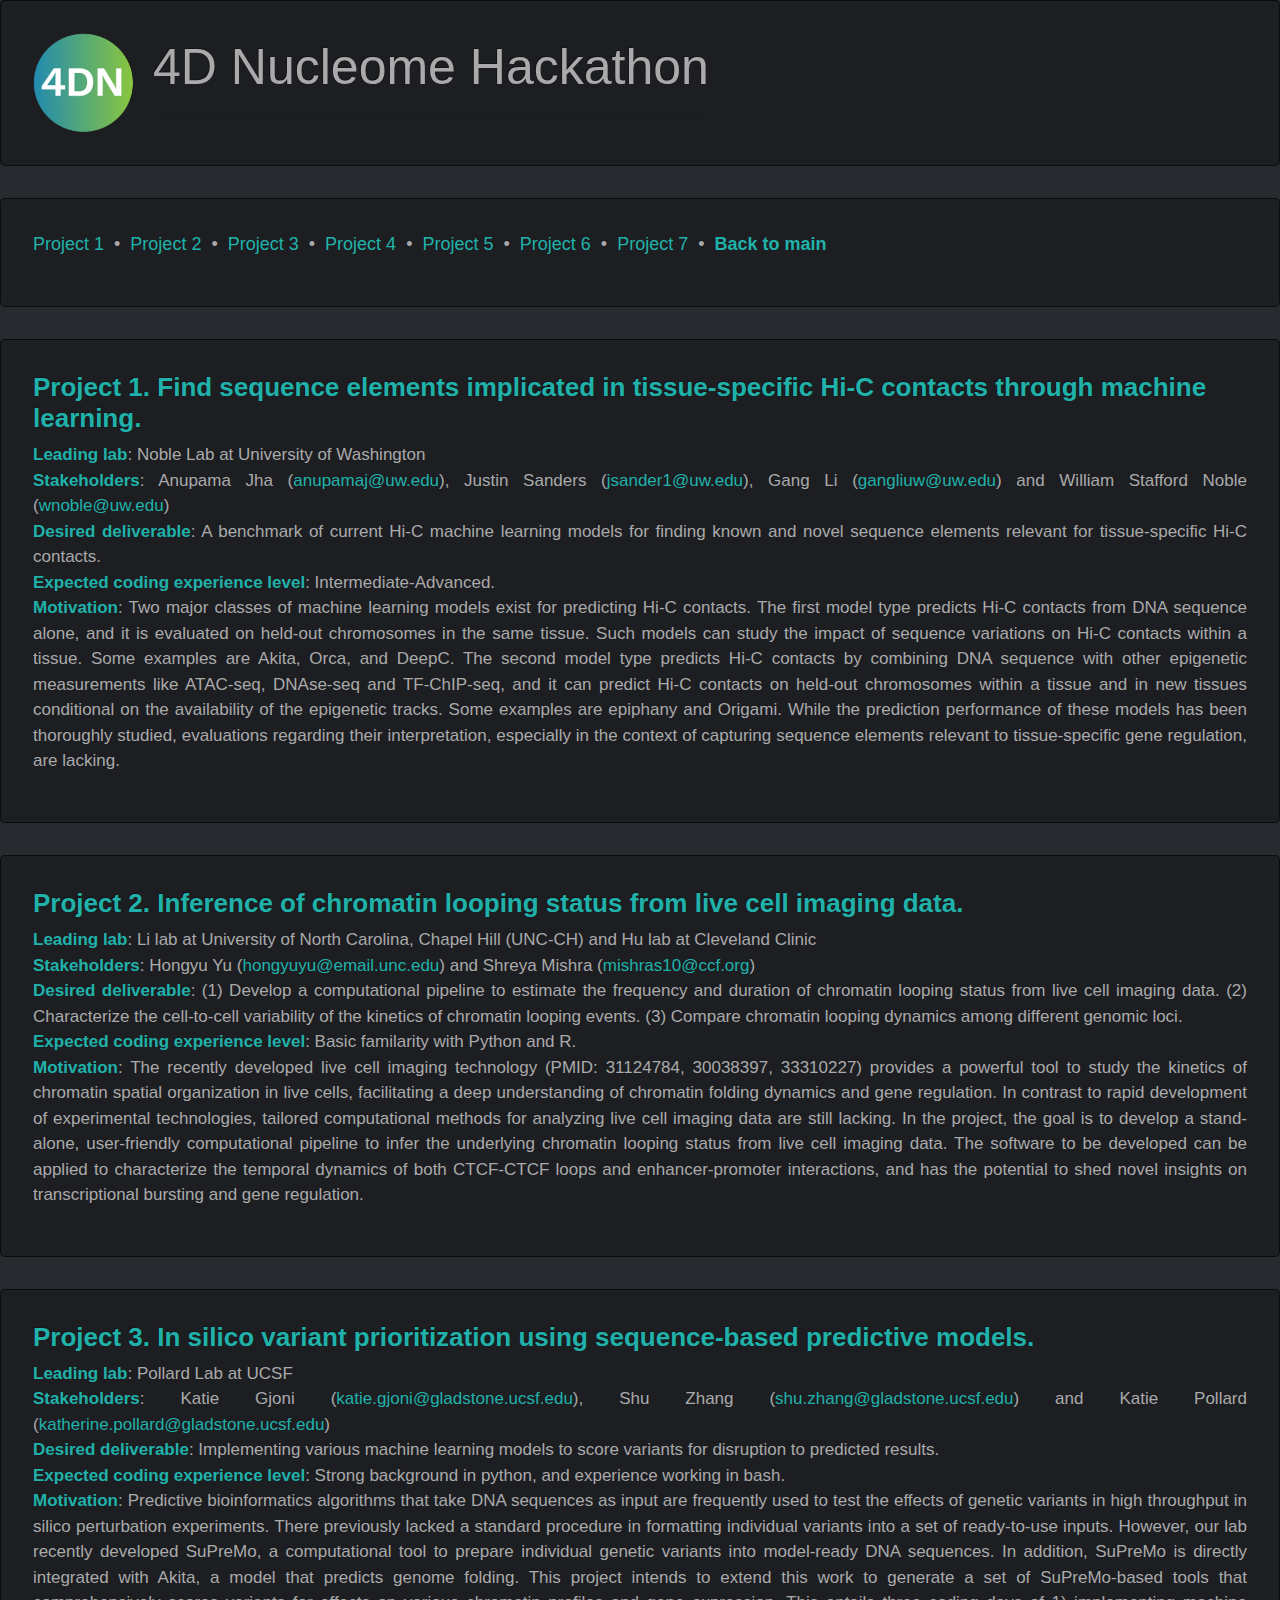
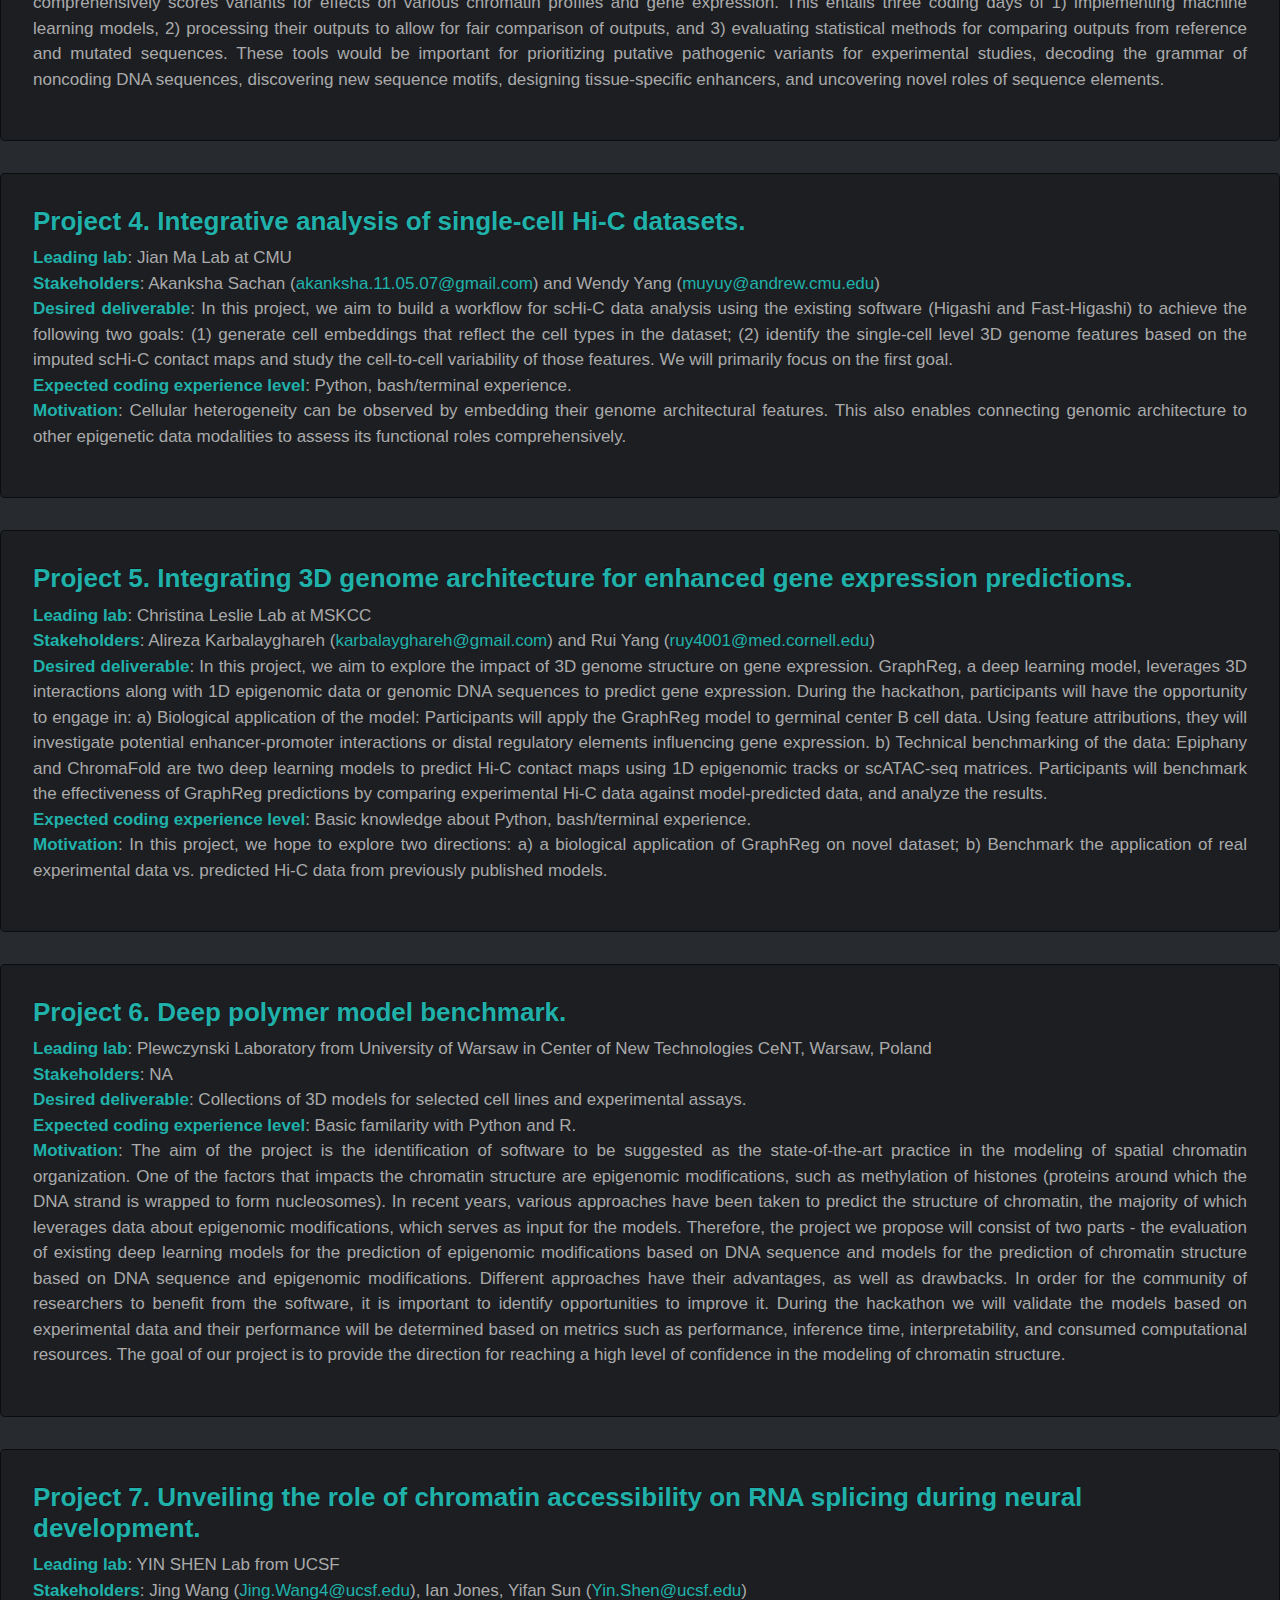
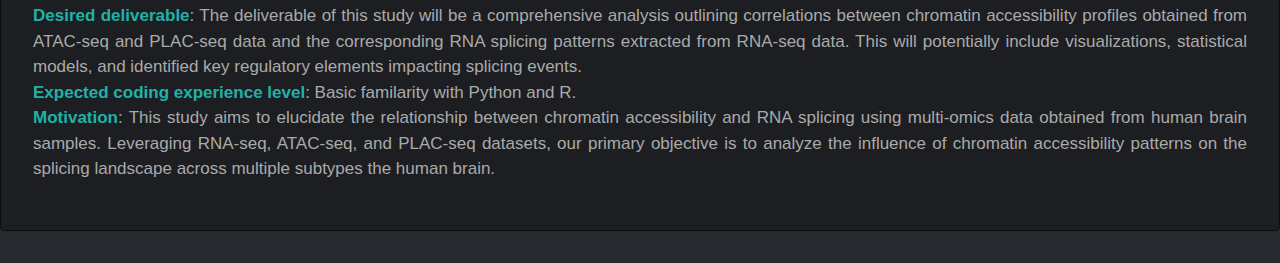
<file: project_proposal.html>
<!DOCTYPE html>

<html lang="en">
    <head>
        
        <link rel="stylesheet" type="text/css" href="templates/slate.css">
            <meta http-equiv="CONTENT-TYPE" content="text/html; charset=UTF-8">
                <meta http-equiv="X-UA-Compatible" content="IE=edge">
                    <meta name="viewport" content="initial-scale=1, width=device-width">
                        <meta content="4DNucleome Hackathon" name="description">
                            <meta content="Projects" name="author">
                                
                                <!-- Global site tag (gtag.js) - Google Analytics -->
                                <script async src="https://www.googletagmanager.com/gtag/js?id=UA-169392828-1"></script>
                                <script>
                                    window.dataLayer = window.dataLayer || [];
                                    function gtag(){dataLayer.push(arguments);}
                                    gtag('js', new Date());
                                    gtag('config', 'UA-169392828-1');
                                </script>
                                    
                                <title>4D Nucleome Hackathon</title>
                                <style>
                                    a:unvisited {color: lightseagreen;}
                                    a:visited {color: lightseagreen;}
                                    a:link {color: lightseagreen;}
                                    a:hover {color: white;}
                                    b {color: lightseagreen;}
                                    body {font-family: 'Book Antiqua', Palatino, serif';font-size: 25px;}
                                </style>
                                <div class="jumbotron" style="display: flex; align-items: center;">
                                    <img src="4dn_logo_raster.png" style="border-radius: 50%; height: 100px; margin-right: 20px;">
                                    <div>
                                        <h1 style="font-size: 50px; margin: 0;">4D Nucleome Hackathon</h1>
                                        <hr>
                                    </div>
                                </div>
                                <div class="jumbotron">
                                <p style="font-size:18px", align="justify">
                                <a href="#Project 1">Project 1</a> &nbsp;&bull;&nbsp
                                <a href="#Project 2">Project 2</a> &nbsp;&bull;&nbsp
                                <a href="#Project 3">Project 3</a> &nbsp;&bull;&nbsp
                                <a href="#Project 4">Project 4</a> &nbsp;&bull;&nbsp
                                <a href="#Project 5">Project 5</a> &nbsp;&bull;&nbsp
                                <a href="#Project 6">Project 6</a> &nbsp;&bull;&nbsp
                                <a href="#Project 7">Project 7</a> &nbsp;&bull;&nbsp
                                <a href="index.html" target="_self" class="aaastandout"><b>Back to main</b></a>
                                </p>
                                </div>
                                

    
    </head>
                                        
    <body role="document" style='font="Book Antiqua', Palatino, serif"'>
        
        <a name="Project 1" id="Project 1"><div class="jumbotron" name="Project 1" id="Project 1"><a></a>
                
                <div class="page-header">
                <h2 style="font-size:26px"><b>Project 1. Find sequence elements implicated in tissue-specific Hi-C contacts through machine learning.</b></h2>
                                                            
                <p style="font-size:17px", align="justify">
                    <b>Leading lab</b>: Noble Lab at University of Washington <br>
                    <b>Stakeholders</b>: Anupama Jha (<a href = "mailto: anupamaj@uw.edu">anupamaj@uw.edu</a>), Justin Sanders (<a href = "mailto: jsander1@uw.edu">jsander1@uw.edu</a>), Gang Li (<a href = "mailto: gangliuw@uw.edu">gangliuw@uw.edu</a>) and William Stafford Noble (<a href = "mailto: wnoble@uw.edu">wnoble@uw.edu</a>) <br>
                    <b>Desired deliverable</b>:  A benchmark of current Hi-C machine learning models for finding known and novel sequence elements relevant for tissue-specific Hi-C contacts. <br>
                    <b>Expected coding experience level</b>: Intermediate-Advanced. <br>
                    <b>Motivation</b>: Two major classes of machine learning models exist for predicting Hi-C contacts.
The first model type predicts Hi-C contacts from DNA sequence alone, and it is evaluated on
held-out chromosomes in the same tissue. Such models can study the impact of sequence
variations on Hi-C contacts within a tissue. Some examples are Akita, Orca, and DeepC. The
second model type predicts Hi-C contacts by combining DNA sequence with other epigenetic
measurements like ATAC-seq, DNAse-seq and TF-ChIP-seq, and it can predict Hi-C contacts
on held-out chromosomes within a tissue and in new tissues conditional on the availability of the
epigenetic tracks. Some examples are epiphany and Origami. While the prediction performance
of these models has been thoroughly studied, evaluations regarding their interpretation,
especially in the context of capturing sequence elements relevant to tissue-specific gene
regulation, are lacking. <br>
                </p>
                
        </div></div></a>

        <a name="Project 2" id="Project 2"><div class="jumbotron" name="Project 2" id="Project 2"><a></a>
                
                <div class="page-header">
                <h2 style="font-size:26px"><b>Project 2. Inference of chromatin looping status from live cell imaging data. </b></h2>
                                                            
                <p style="font-size:17px", align="justify">
                    <b>Leading lab</b>: Li lab at University of North Carolina, Chapel Hill (UNC-CH) and Hu lab at Cleveland Clinic <br>
                    <b>Stakeholders</b>: Hongyu Yu (<a href = "mailto: hongyuyu@email.unc.edu">hongyuyu@email.unc.edu</a>) and Shreya Mishra (<a href = "mailto: mishras10@ccf.org">mishras10@ccf.org</a>) <br>
                    <b>Desired deliverable</b>:  (1) Develop a computational pipeline to estimate the frequency and duration of chromatin looping status from live cell imaging data. (2) Characterize the cell-to-cell variability of the kinetics of chromatin looping events. (3) Compare chromatin looping dynamics among different genomic loci. <br>
                    <b>Expected coding experience level</b>: Basic familarity with Python and R. <br>
                    <b>Motivation</b>: The recently developed live cell imaging technology (PMID: 31124784, 30038397, 33310227) provides a powerful tool to study the kinetics of chromatin spatial organization in live cells, facilitating a deep understanding of chromatin folding dynamics and gene regulation. In contrast to rapid development of experimental technologies, tailored computational methods for analyzing live cell imaging data are still lacking. In the project, the goal is to develop a stand-alone, user-friendly computational pipeline to infer the underlying chromatin looping status from live cell imaging data. The software to be developed can be applied to characterize the temporal dynamics of both CTCF-CTCF loops and enhancer-promoter interactions, and has the potential to shed novel insights on transcriptional bursting and gene regulation.<br>
                </p>
                
        </div></div></a>

    <a name="Project 3" id="Project 3"><div class="jumbotron" name="Project 3" id="Project 3"><a></a>
            
            <div class="page-header">
            <h2 style="font-size:26px"><b>Project 3. In silico variant prioritization using sequence-based predictive models. </b></h2>
                                                        
            <p style="font-size:17px", align="justify">
                <b>Leading lab</b>: Pollard Lab at UCSF <br>
                <b>Stakeholders</b>: Katie Gjoni (<a href = "mailto: katie.gjoni@gladstone.ucsf.edu">katie.gjoni@gladstone.ucsf.edu</a>), Shu Zhang (<a href = "mailto: shu.zhang@gladstone.ucsf.edu">shu.zhang@gladstone.ucsf.edu</a>) and Katie Pollard (<a href = "mailto: katherine.pollard@gladstone.ucsf.edu">katherine.pollard@gladstone.ucsf.edu</a>) <br>
                <b>Desired deliverable</b>: Implementing various machine learning models to score variants for disruption to predicted results. <br>
                <b>Expected coding experience level</b>: Strong background in python, and experience working in bash. <br>
                <b>Motivation</b>: Predictive bioinformatics algorithms that take DNA sequences as input are frequently used to
test the effects of genetic variants in high throughput in silico perturbation experiments. There
previously lacked a standard procedure in formatting individual variants into a set of
ready-to-use inputs. However, our lab recently developed SuPreMo, a computational tool to
prepare individual genetic variants into model-ready DNA sequences. In addition, SuPreMo is
directly integrated with Akita, a model that predicts genome folding. This project intends to
extend this work to generate a set of SuPreMo-based tools that comprehensively scores
variants for effects on various chromatin profiles and gene expression. This entails three coding
days of 1) implementing machine learning models, 2) processing their outputs to allow for fair
comparison of outputs, and 3) evaluating statistical methods for comparing outputs from
reference and mutated sequences. These tools would be important for prioritizing putative
pathogenic variants for experimental studies, decoding the grammar of noncoding DNA
sequences, discovering new sequence motifs, designing tissue-specific enhancers, and
uncovering novel roles of sequence elements.<br>
            </p>
            
    </div></div></a>

    <a name="Project 4" id="Project 4"><div class="jumbotron" name="Project 4" id="Project 4"><a></a>
            
            <div class="page-header">
            <h2 style="font-size:26px"><b>Project 4. Integrative analysis of single-cell Hi-C datasets. </b></h2>
                                                        
            <p style="font-size:17px", align="justify">
                <b>Leading lab</b>: Jian Ma Lab at CMU <br>
                <b>Stakeholders</b>: Akanksha Sachan (<a href = "mailto: akanksha.11.05.07@gmail.com">akanksha.11.05.07@gmail.com</a>) and Wendy Yang (<a href = "mailto: muyuy@andrew.cmu.edu">muyuy@andrew.cmu.edu</a>) <br>
                <b>Desired deliverable</b>: In this project, we aim to build a workflow for scHi-C data analysis using the
existing software (Higashi and Fast-Higashi) to achieve the following two goals: (1)
generate cell embeddings that reflect the cell types in the dataset; (2) identify the
single-cell level 3D genome features based on the imputed scHi-C contact maps and
study the cell-to-cell variability of those features. We will primarily focus on the first goal. <br>
                <b>Expected coding experience level</b>: Python, bash/terminal experience. <br>
                <b>Motivation</b>: Cellular heterogeneity can be observed by embedding their genome architectural
features. This also enables connecting genomic architecture to other epigenetic data
modalities to assess its functional roles comprehensively. <br>
            </p>
            
    </div></div></a>

    <a name="Project 5" id="Project 5"><div class="jumbotron" name="Project 5" id="Project 5"><a></a>
            
            <div class="page-header">
            <h2 style="font-size:26px"><b>Project 5.  Integrating 3D genome architecture for enhanced gene expression predictions. </b></h2>
                                                        
            <p style="font-size:17px", align="justify">
                <b>Leading lab</b>: Christina Leslie Lab at MSKCC <br>
                <b>Stakeholders</b>: Alireza Karbalayghareh (<a href = "mailto: karbalayghareh@gmail.com">karbalayghareh@gmail.com</a>) and Rui Yang (<a href = "mailto: ruy4001@med.cornell.edu">ruy4001@med.cornell.edu</a>) <br>
                <b>Desired deliverable</b>: In this project, we aim to explore the impact of 3D genome structure on gene expression. GraphReg, a deep learning model, leverages 3D interactions along with 1D epigenomic data or genomic DNA sequences to predict gene expression. During the hackathon, participants will have the opportunity to engage in: 
a) Biological application of the model: Participants will apply the GraphReg model to germinal center B cell data. Using feature attributions, they will investigate potential enhancer-promoter interactions or distal regulatory elements influencing gene expression. 
b) Technical benchmarking of the data: Epiphany and ChromaFold are two deep learning models to predict Hi-C contact maps using 1D epigenomic tracks or scATAC-seq matrices. Participants will benchmark the effectiveness of GraphReg predictions by comparing experimental Hi-C data against model-predicted data, and analyze the results.
<br>
                <b>Expected coding experience level</b>: Basic knowledge about Python, bash/terminal experience. <br>
                <b>Motivation</b>: In this project, we hope to explore two directions: a) a biological application of GraphReg on novel dataset; b) Benchmark the application of real experimental data vs. predicted Hi-C data from previously published models.  <br>
            </p>
            
    </div></div></a>

        <a name="Project 6" id="Project 6"><div class="jumbotron" name="Project 6" id="Project 6"><a></a>

        <div class="page-header">
        <h2 style="font-size:26px"><b>Project 6. Deep polymer model benchmark. </b></h2>
                                                    
        <p style="font-size:17px", align="justify">
            <b>Leading lab</b>: Plewczynski Laboratory from University of Warsaw in Center of New Technologies CeNT, Warsaw, Poland <br>
            <b>Stakeholders</b>: NA <br>
            <b>Desired deliverable</b>: Collections of 3D models for selected cell lines and experimental assays. <br>
            <b>Expected coding experience level</b>: Basic familarity with Python and R. <br>
            <b>Motivation</b>: The aim of the project is the identification of software to be suggested as the state-of-the-art practice in the modeling of spatial chromatin organization. One of the factors that impacts the chromatin structure are epigenomic modifications, such as methylation of histones (proteins around which the DNA strand is wrapped to form nucleosomes). In recent years, various approaches have been taken to predict the structure of chromatin, the majority of which leverages data about epigenomic modifications, which serves as input for the models. Therefore, the project we propose will consist of two parts - the evaluation of existing deep learning models for the prediction of epigenomic modifications based on DNA sequence and models for the prediction of chromatin structure based on DNA sequence and epigenomic modifications. Different approaches have their advantages, as well as drawbacks. In order for the community of researchers to benefit from the software, it is important to identify opportunities to improve it. During the hackathon we will validate the models based on experimental data and their performance will be determined based on metrics such as performance, inference time, interpretability, and consumed computational resources. The goal of our project is to provide the direction for reaching a high level of confidence in the modeling of chromatin structure.<br>
        </p>

        </div></div></a>

        <a name="Project 7" id="Project 7"><div class="jumbotron" name="Project 7" id="Project 7"><a></a>
        
        <div class="page-header">
        <h2 style="font-size:26px"><b>Project 7. Unveiling the role of chromatin accessibility on RNA splicing during neural development. </b></h2>
                                                    
        <p style="font-size:17px", align="justify">
            <b>Leading lab</b>: YIN SHEN Lab from UCSF <br>
            <b>Stakeholders</b>: Jing Wang (<a href = "mailto: Jing.Wang4@ucsf.edu">Jing.Wang4@ucsf.edu</a>), Ian Jones, Yifan Sun (<a href = "mailto: Yin.Shen@ucsf.edu">Yin.Shen@ucsf.edu</a>) <br>
            <b>Desired deliverable</b>:  The deliverable of this study will be a comprehensive analysis outlining correlations between chromatin accessibility profiles obtained from ATAC-seq and PLAC-seq data and the corresponding RNA splicing patterns extracted from RNA-seq data. This will potentially include visualizations, statistical models, and identified key regulatory elements impacting splicing events. <br>
            <b>Expected coding experience level</b>: Basic familarity with Python and R. <br>
            <b>Motivation</b>: This study aims to elucidate the relationship between chromatin accessibility and RNA splicing using multi-omics data obtained from human brain samples. Leveraging RNA-seq, ATAC-seq, and PLAC-seq datasets, our primary objective is to analyze the influence of chromatin accessibility patterns on the splicing landscape across multiple subtypes the human brain.<br>
        </p>
        
    </div></div></a>

    </body>

</html>
</file>
